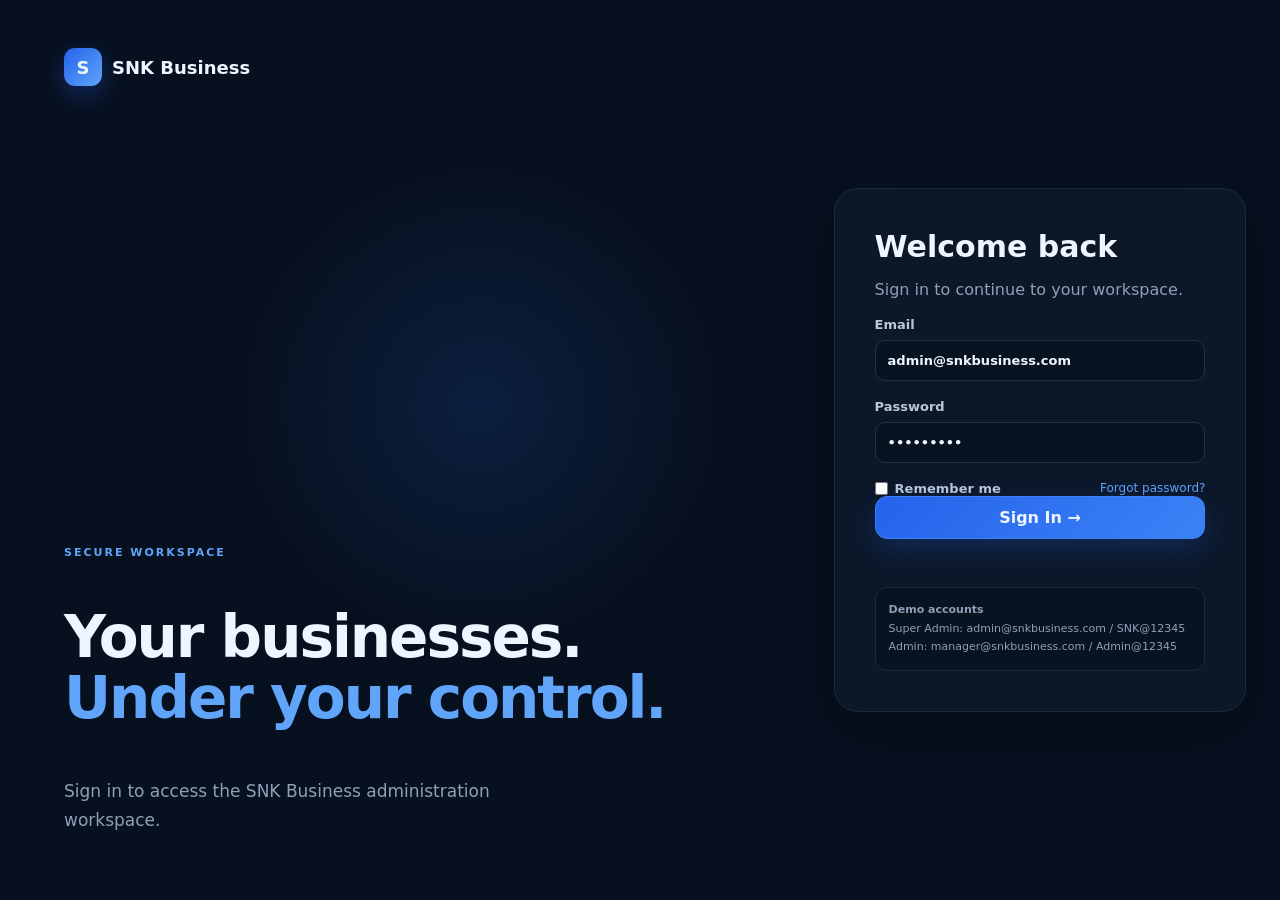
<file: admin.html>
<!DOCTYPE html>
<html lang="en">
<head>
<meta charset="UTF-8"><meta name="viewport" content="width=device-width, initial-scale=1.0">
<title>Admin Panel | SNK Business</title><link rel="icon" href="assets/favicon.svg"><link rel="stylesheet" href="assets/css/style.css">
</head>
<body class="app-body">
<div class="app">
  <aside class="sidebar" id="sidebar"></aside>
  <main class="main">
    <header class="header"><button class="mobile-menu" onclick="toggleSidebar()">☰</button><div><div class="eyebrow">ADMIN CONTROL</div><h1>Administration</h1></div><div class="header-user"><span id="userName">Admin</span><button class="avatar" onclick="logout()">A</button></div></header>
    <section class="content">
      <div class="page-title"><div><h2>Control Center</h2><p>Manage business settings, users and editable website content.</p></div></div>
      <div class="stats four"><div class="stat"><span>Businesses</span><strong>3</strong><small>Active units</small></div><div class="stat"><span>Admins</span><strong>2</strong><small>Access levels</small></div><div class="stat"><span>UI Sections</span><strong id="uiCount">8</strong><small>Editable sections</small></div><div class="stat"><span>Status</span><strong class="success-text">Live</strong><small>System online</small></div></div>
      <div class="admin-grid">
        <div class="panel"><div class="panel-head"><div><h3>Browser UI Manager</h3><p>Edit website content from the Admin panel — not from the public browser UI.</p></div><a class="btn btn-primary" href="browser-ui.html">Open Editor →</a></div><div id="uiPreview" class="ui-preview"></div></div>
        <div class="panel"><div class="panel-head"><div><h3>Admin Access</h3><p>Two-level permission model.</p></div></div><div class="role-card"><b>Super Admin</b><span>Full access • users • settings • UI editor</span></div><div class="role-card"><b>Admin</b><span>Business operations • customers • payments</span></div></div>
      </div>
    </section>
  </main>
</div>
<script src="assets/js/app.js"></script><script src="assets/js/admin.js"></script>
</body>
</html>
</file>
<file: assets/css/style.css>
:root{--bg:#07101f;--panel:#0d1728;--panel2:#101d32;--line:#1c2a40;--text:#eef5ff;--muted:#8ea0b8;--blue:#2563eb;--blue2:#60a5fa;--green:#31c48d;--red:#fb7185;--shadow:0 20px 60px rgba(0,0,0,.28);font-family:Inter,ui-sans-serif,system-ui,-apple-system,Segoe UI,sans-serif}*{box-sizing:border-box}body{margin:0;color:var(--text);background:var(--bg)}a{text-decoration:none;color:inherit}button,input,textarea,select{font:inherit}.btn{border:1px solid var(--line);border-radius:12px;padding:11px 16px;background:var(--panel2);color:var(--text);cursor:pointer;display:inline-flex;align-items:center;justify-content:center;gap:8px;font-weight:700}.btn-primary{background:linear-gradient(135deg,#2563eb,#3b82f6);border-color:#3b82f6;box-shadow:0 10px 30px rgba(37,99,235,.25)}.btn-ghost{background:transparent}.btn-lg{padding:14px 20px}.full{width:100%}.brand{display:flex;align-items:center;gap:10px;font-size:18px;font-weight:600}.brand b{font-weight:800}.brand-mark{width:38px;height:38px;border-radius:11px;display:grid;place-items:center;background:linear-gradient(135deg,#2563eb,#60a5fa);font-weight:900;box-shadow:0 8px 25px #2563eb55}.topbar{height:76px;display:flex;justify-content:space-between;align-items:center;max-width:1240px;margin:auto;padding:0 24px}.landing{min-height:100vh;background:radial-gradient(circle at 80% 20%,#12366e55,transparent 30%),linear-gradient(180deg,#07101f,#091426)}.hero{max-width:1000px;margin:100px auto;padding:0 24px}.eyebrow{font-size:11px;letter-spacing:2px;color:#60a5fa;font-weight:800;margin-bottom:14px}.hero h1{font-size:clamp(42px,7vw,78px);line-height:1.02;margin:0 0 24px;letter-spacing:-3px}.hero h1 span{color:#7db4ff}.hero p{max-width:680px;color:var(--muted);font-size:18px;line-height:1.7}.hero-actions{display:flex;gap:12px;margin-top:30px;flex-wrap:wrap}.feature-grid{display:flex;gap:1px;margin-top:80px;max-width:700px}.feature-grid div{background:#ffffff08;border:1px solid #ffffff0d;padding:20px 26px;flex:1}.feature-grid strong{display:block;font-size:24px}.feature-grid span{color:var(--muted);font-size:12px}.auth-body{min-height:100vh;background:#07101f}.auth-shell{min-height:100vh;display:grid;grid-template-columns:1fr 480px}.auth-art{padding:48px 8%;display:flex;flex-direction:column;justify-content:space-between;background:radial-gradient(circle at 60% 45%,#12366e66,transparent 35%)}.auth-art h1{font-size:58px;line-height:1.05;letter-spacing:-2px}.auth-art h1 span{color:#60a5fa}.auth-art p{color:var(--muted);max-width:520px;font-size:17px;line-height:1.7}.auth-card{margin:auto 7%;background:#0c1728;border:1px solid var(--line);padding:40px;border-radius:24px;box-shadow:var(--shadow)}.auth-card h2{font-size:30px;margin:0 0 6px}.muted{color:var(--muted)}label{display:block;font-size:13px;font-weight:700;color:#b9c7d9;margin:18px 0}input,textarea,select{width:100%;margin-top:8px;background:#081321;border:1px solid #20304a;color:var(--text);border-radius:10px;padding:12px;outline:none}input:focus,textarea:focus,select:focus{border-color:#3b82f6}textarea{min-height:100px;resize:vertical}.login-row{display:flex;justify-content:space-between;align-items:center;font-size:12px}.login-row a{color:#60a5fa}.check{margin:0!important;display:flex;gap:7px;align-items:center}.check input{width:auto;margin:0}.demo-box{margin-top:20px;background:#081321;border:1px solid var(--line);border-radius:12px;padding:13px;font-size:11px;color:#8ea0b8;line-height:1.7}.error{color:#fb7185;font-size:12px;margin-top:12px;min-height:16px}.mobile-brand{display:none}.app{display:flex;min-height:100vh}.sidebar{width:260px;flex:none;background:#08111f;border-right:1px solid var(--line);padding:22px 14px;position:sticky;top:0;height:100vh}.side-brand{padding:0 10px 28px}.nav-label{font-size:10px;letter-spacing:1.7px;color:#52647c;font-weight:800;padding:18px 11px 8px}.nav-item{display:flex;align-items:center;gap:11px;padding:11px 12px;border-radius:10px;color:#91a1b7;font-size:13px;margin:3px 0}.nav-item:hover,.nav-item.active{background:#12223a;color:#fff}.nav-icon{width:20px;text-align:center}.side-bottom{position:absolute;bottom:20px;left:14px;right:14px}.logout{color:#fb7185}.main{flex:1;min-width:0}.header{height:82px;border-bottom:1px solid var(--line);display:flex;align-items:center;justify-content:space-between;padding:0 32px;background:#07101ff0;backdrop-filter:blur(12px);position:sticky;top:0;z-index:5}.header h1{margin:0;font-size:22px}.header-user{display:flex;align-items:center;gap:12px;color:#9aabc0;font-size:12px}.avatar{width:36px;height:36px;border-radius:50%;border:1px solid #3b82f6;background:#17366b;color:white;font-weight:800;cursor:pointer}.mobile-menu{display:none;background:none;border:0;color:white;font-size:22px}.content{padding:30px 32px;max-width:1500px}.page-title{display:flex;justify-content:space-between;align-items:end;gap:20px;margin-bottom:24px}.page-title h2{margin:0 0 6px;font-size:26px}.page-title p{margin:0;color:var(--muted);font-size:13px}.stats{display:grid;gap:14px;margin-bottom:22px}.stats.four{grid-template-columns:repeat(4,1fr)}.stat,.panel{background:linear-gradient(180deg,#0d1829,#0b1525);border:1px solid var(--line);border-radius:16px}.stat{padding:20px}.stat span,.stat small{display:block;color:#7f91aa;font-size:11px}.stat strong{display:block;font-size:25px;margin:9px 0}.success-text{color:var(--green)}.dashboard-grid,.admin-grid,.editor-grid{display:grid;grid-template-columns:1.35fr 1fr;gap:18px}.panel{padding:20px}.panel-head{display:flex;justify-content:space-between;align-items:center;gap:15px;margin-bottom:18px}.panel-head h3{margin:0 0 5px}.panel-head p{margin:0;color:var(--muted);font-size:12px}.business-list{display:grid;gap:10px}.business-card{display:flex;align-items:center;gap:13px;border:1px solid var(--line);background:#091424;border-radius:13px;padding:14px;cursor:pointer}.business-card:hover{border-color:#315b94;transform:translateY(-1px)}.biz-icon{width:42px;height:42px;border-radius:12px;display:grid;place-items:center;background:#142b4d;color:#60a5fa;font-weight:900}.business-card h4{margin:0 0 4px}.business-card p{margin:0;color:var(--muted);font-size:11px}.business-card em{margin-left:auto;color:#52647c;font-style:normal}.activity>div{display:flex;align-items:center;gap:12px;padding:14px 0;border-bottom:1px solid var(--line);font-size:12px}.activity i{width:34px;height:34px;border-radius:9px;background:#142b4d;display:grid;place-items:center;color:#60a5fa;font-style:normal}.activity span{flex:1}.activity small{display:block;color:#687991;margin-top:3px}.activity b{font-size:11px}.role-card{border:1px solid var(--line);border-radius:12px;padding:15px;margin:10px 0}.role-card b{display:block}.role-card span{display:block;color:var(--muted);font-size:11px;margin-top:5px}.ui-preview{display:grid;grid-template-columns:repeat(4,1fr);gap:8px}.ui-preview div{border:1px solid var(--line);padding:13px;border-radius:10px;color:#aab8ca;font-size:11px}.module-grid{display:grid;grid-template-columns:repeat(4,1fr);gap:12px}.module{border:1px solid var(--line);border-radius:13px;padding:18px;background:#091424}.module:hover{border-color:#315b94}.module strong{display:block;margin-bottom:6px}.module span{font-size:11px;color:var(--muted)}.toolbar{display:flex;gap:10px;margin-bottom:15px}.toolbar input{max-width:380px;margin:0}.toolbar select{max-width:180px;margin:0}.table-panel{padding:0;overflow:auto}table{width:100%;border-collapse:collapse;min-width:760px}th,td{text-align:left;padding:15px;border-bottom:1px solid var(--line);font-size:12px}th{color:#71839c;font-size:10px;text-transform:uppercase;letter-spacing:1px}td{color:#c5d0df}.customer-name{display:flex;gap:10px;align-items:center}.customer-avatar{width:34px;height:34px;border-radius:10px;background:#17366b;display:grid;place-items:center;color:#7db4ff;font-weight:800}.badge{padding:5px 8px;border-radius:99px;background:#113628;color:#5ee7af;font-size:10px}.balance{font-weight:800}.editor-grid{grid-template-columns:1fr 1fr}.live-card{background:#081321}.live-top{display:flex;justify-content:space-between;font-size:9px;letter-spacing:1.5px;color:#6f8199}.dot{width:7px;height:7px;background:#31c48d;border-radius:50%}.preview-frame{margin-top:18px;min-height:340px;border-radius:14px;background:radial-gradient(circle at 80% 10%,#153c72,transparent 30%),#0c192c;padding:32px;display:flex;flex-direction:column;justify-content:center}.preview-frame small{color:#60a5fa;font-weight:800;letter-spacing:1px}.preview-frame h2{font-size:35px;margin:10px 0}.preview-frame p{color:#8ea0b8;line-height:1.6}.modal{display:none;position:fixed;inset:0;background:#0009;z-index:20;align-items:center;justify-content:center;padding:20px}.modal.show{display:flex}.modal-card{width:min(480px,100%);background:#0c1728;border:1px solid var(--line);border-radius:20px;padding:25px;position:relative}.modal-card h3{margin:0}.modal-close{position:absolute;right:18px;top:14px;background:none;border:0;color:white;font-size:25px;cursor:pointer}.date-pill{border:1px solid var(--line);padding:9px 12px;border-radius:9px;color:#8ea0b8;font-size:11px}
@media(max-width:1000px){.sidebar{width:220px}.stats.four{grid-template-columns:repeat(2,1fr)}.module-grid{grid-template-columns:repeat(2,1fr)}.dashboard-grid,.admin-grid,.editor-grid{grid-template-columns:1fr}}
@media(max-width:760px){.auth-shell{grid-template-columns:1fr}.auth-art{display:none}.mobile-brand{display:flex;align-items:center;gap:8px;font-weight:800;margin-bottom:30px}.auth-card{margin:20px;padding:28px}.sidebar{position:fixed;left:-270px;z-index:15;transition:.25s;width:260px}.sidebar.open{left:0}.mobile-menu{display:block;margin-right:12px}.header{justify-content:flex-start;gap:10px;padding:0 18px}.header-user{margin-left:auto}.header-user>span{display:none}.content{padding:22px 16px}.page-title{align-items:flex-start;flex-direction:column}.stats.four{grid-template-columns:1fr 1fr}.hero{margin-top:70px}.hero h1{letter-spacing:-2px}.feature-grid{margin-top:50px}.feature-grid div{padding:15px}.ui-preview{grid-template-columns:1fr 1fr}}
</file>
